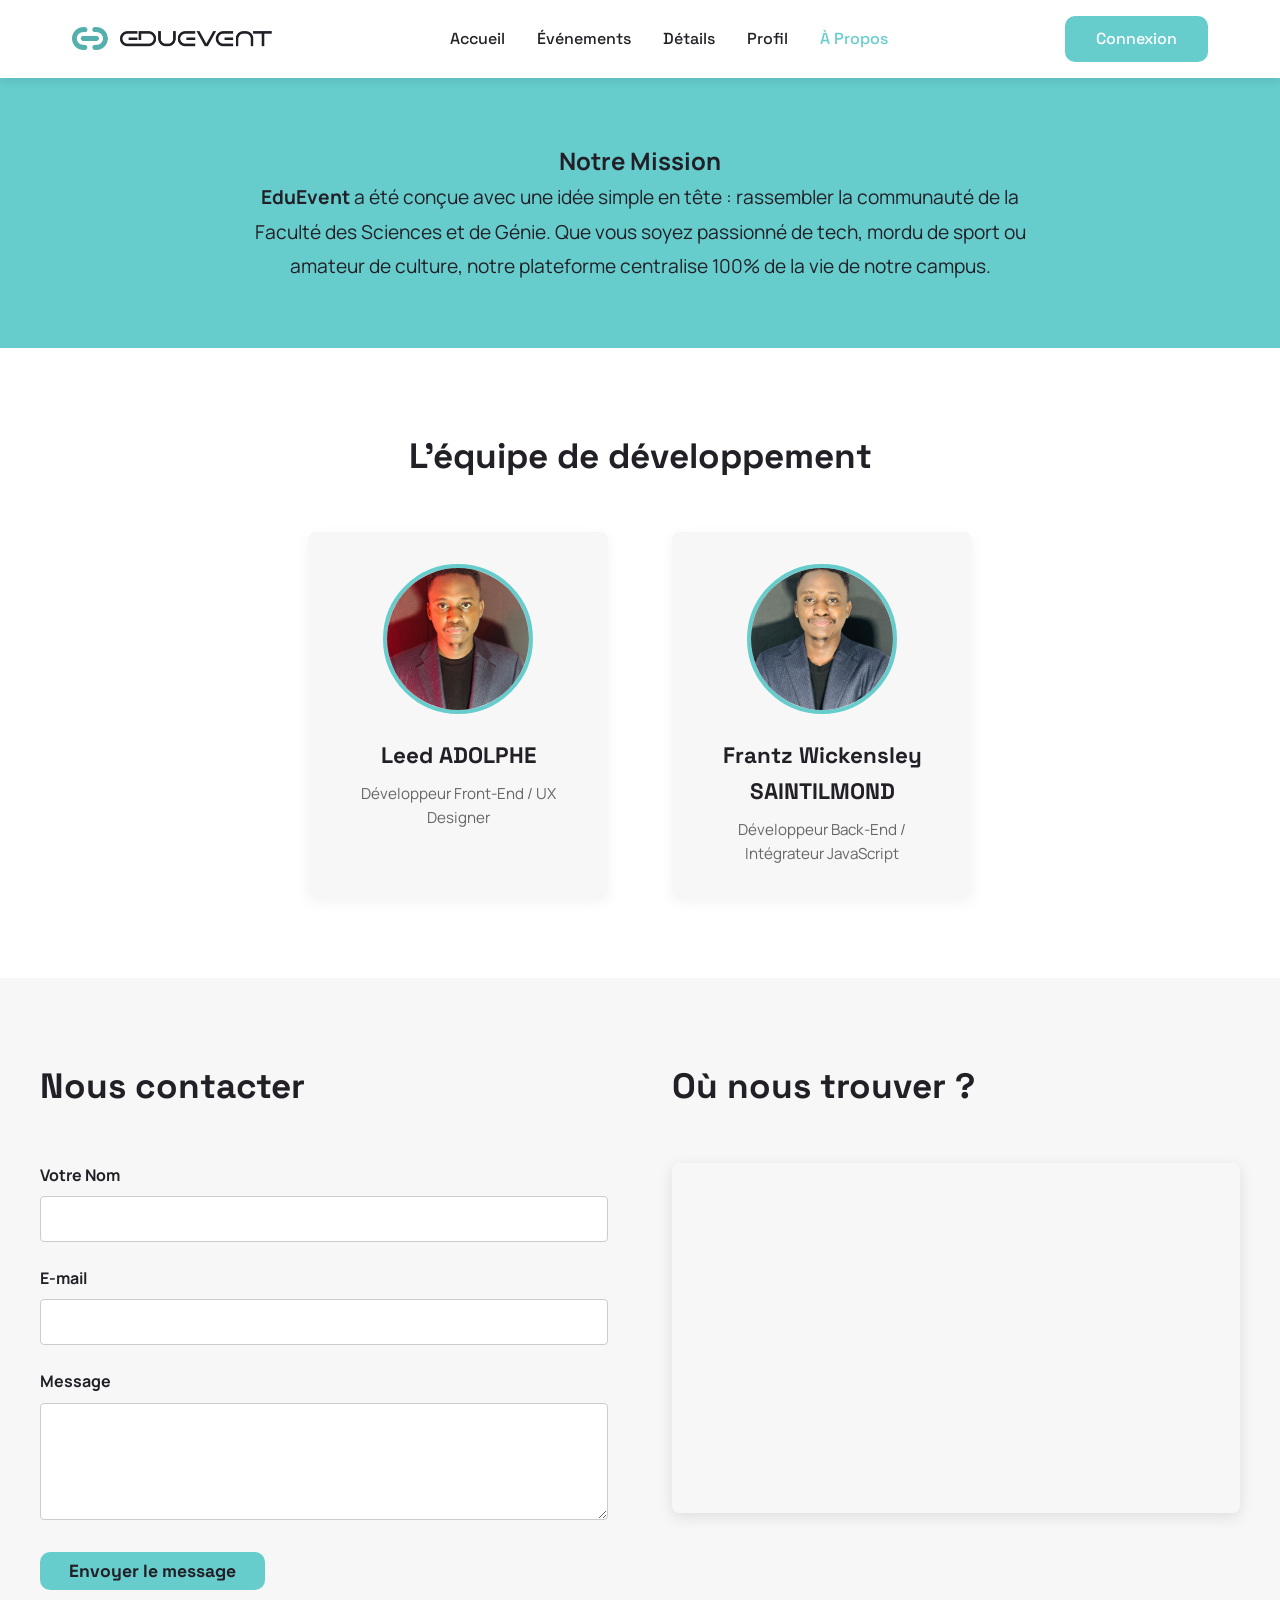
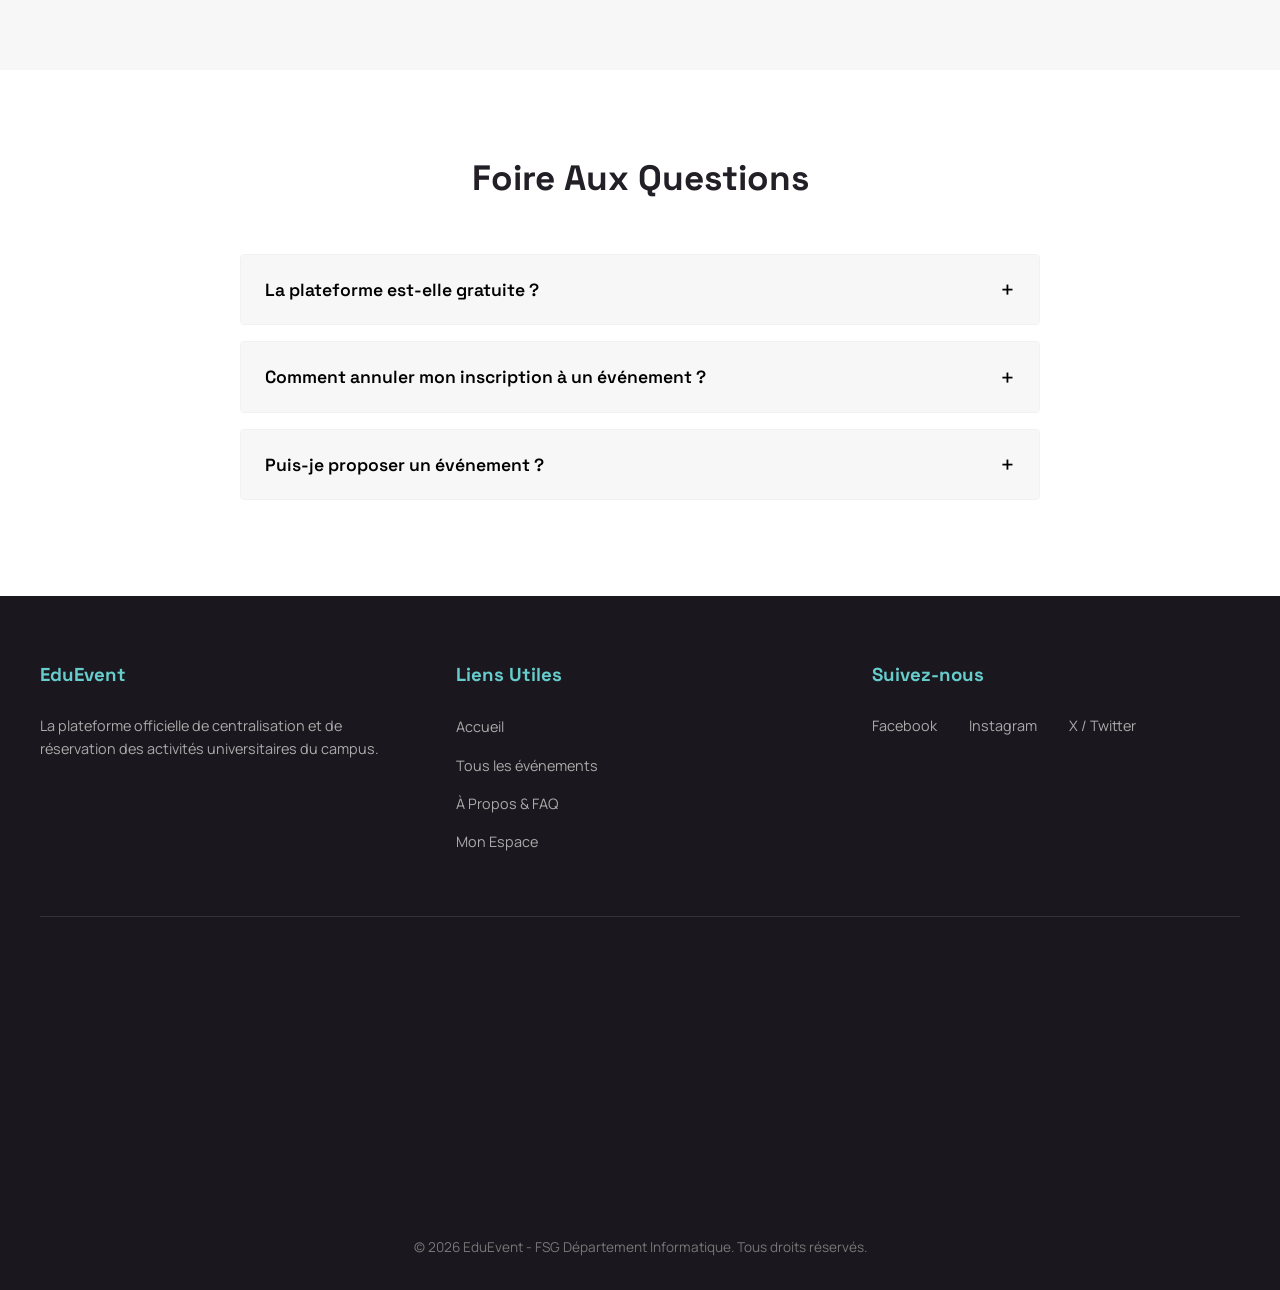
<file: a-propos.html>
<!DOCTYPE html>
<html lang="fr">
<head>
    <meta charset="UTF-8">
    <meta name="viewport" content="width=device-width, initial-scale=1.0">
    <title>À Propos | EduEvent</title>
    
    <link rel="preconnect" href="https://fonts.googleapis.com">
    <link rel="preconnect" href="https://fonts.gstatic.com" crossorigin>
    <link href="https://fonts.googleapis.com/css2?family=Manrope:wght@400;500;600&family=Space+Grotesk:wght@500;700&display=swap" rel="stylesheet">
    
    <link rel="stylesheet" href="css/style.css">
    <link rel="stylesheet" href="css/responsive.css">
    <link rel="stylesheet" href="css/animations.css">
</head>
<body>

    <header class="main-header">
        <div class="header-container">
            <a href="index.html" class="logo-link">
                <img src="images/logo1.jpg" width="100" alt="EduEvent Logo" class="logo-img">
            </a>
            
            <nav class="main-nav">
                <ul class="nav-list">
                    <li><a href="index.html" class="nav-link">Accueil</a></li>
                    <li><a href="evenements.html" class="nav-link">Événements</a></li>
                    <li><a href="detail.html" class="nav-link">Détails</a></li>
                    <li><a href="profil.html" class="nav-link">Profil</a></li>
                    <li><a href="a-propos.html" class="nav-link active">À Propos</a></li>
                </ul>
            </nav>
            
            <div class="header-actions">
                <a href="profil.html" class="btn btn-connect">Connexion</a>
            </div>
        </div>
    </header>

    <main class="about-page">
        <section class="platform-presentation">
            <div class="presentation-container">
                <h1 class="page-title">Notre Mission</h1>
                <p class="presentation-text">
                    <strong>EduEvent</strong> a été conçue avec une idée simple en tête : rassembler la communauté de la Faculté des Sciences et de Génie. Que vous soyez passionné de tech, mordu de sport ou amateur de culture, notre plateforme centralise 100% de la vie de notre campus.
                </p>
            </div>
        </section>

        <section class="team-section">
            <div class="section-container">
                <h2 class="section-title text-center">L'équipe de développement</h2>
                <div class="team-grid">
                    <article class="team-member">
                        <img src="images/lead.JPG" alt="Photo Étudiant 1" class="team-photo">
                        <h3 class="team-name">Leed ADOLPHE</h3>
                        <p class="team-role">Développeur Front-End / UX Designer</p>
                    </article>
                    
                    <article class="team-member">
                        <img src="images/leed.JPG" alt="Photo Étudiant 2" class="team-photo">
                        <h3 class="team-name">Frantz Wickensley SAINTILMOND</h3>
                        <p class="team-role">Développeur Back-End / Intégrateur JavaScript</p>
                    </article>
                </div>
            </div>
        </section>

        <section class="contact-section">
            <div class="contact-container">
                <div class="contact-form-wrapper">
                    <h2 class="section-title">Nous contacter</h2>
                    <form id="contactForm" class="contact-form">
                        <div class="form-group">
                            <label for="contactNom">Votre Nom</label>
                            <input type="text" id="contactNom" required>
                        </div>
                        <div class="form-group">
                            <label for="contactEmail">E-mail</label>
                            <input type="email" id="contactEmail" required>
                        </div>
                        <div class="form-group">
                            <label for="contactMessage">Message</label>
                            <textarea id="contactMessage" rows="5" required></textarea>
                        </div>
                        <button type="submit" class="btn btn-cta">Envoyer le message</button>
                    </form>
                    <div id="contactMessageAlert" class="form-message"></div>
                </div>

                <div class="contact-map">
                    <h2 class="section-title">Où nous trouver ?</h2>
                    <div class="map-wrapper">
                        <iframe src="https://www.google.com/maps/embed?pb=!1m18!1m12!1m3!1d15124.085189727402!2d-72.3396!3d18.5392!2m3!1f0!2f0!3f0!3m2!1i1024!2i768!4f13.1!3m3!1m2!1s0x8eb9e64dc386d421%3A0x600f9a2fbb08d983!2sPort-au-Prince%2C%20Haiti!5e0!3m2!1sen!2sus!4v1710000000000!5m2!1sen!2sus" width="100%" height="100%" style="border:0;" allowfullscreen="" loading="lazy" referrerpolicy="no-referrer-when-downgrade"></iframe>
                    </div>
                </div>
            </div>
        </section>

        <section class="faq-section">
            <div class="faq-container">
                <h2 class="section-title text-center">Foire Aux Questions</h2>
                
                <div class="accordion">
                    <div class="accordion-item">
                        <button class="accordion-header">
                            La plateforme est-elle gratuite ?
                            <span class="accordion-icon">+</span>
                        </button>
                        <div class="accordion-content">
                            <p>Oui, l'inscription à la plateforme EduEvent et la consultation des événements sont 100% gratuites pour tous les étudiants et membres du personnel de l'université.</p>
                        </div>
                    </div>

                    <div class="accordion-item">
                        <button class="accordion-header">
                            Comment annuler mon inscription à un événement ?
                            <span class="accordion-icon">+</span>
                        </button>
                        <div class="accordion-content">
                            <p>Il vous suffit de vous rendre dans la rubrique "Espace Étudiant". Vous y trouverez la liste de vos participations à venir. Cliquez simplement sur le bouton rouge "Annuler l'inscription".</p>
                        </div>
                    </div>

                    <div class="accordion-item">
                        <button class="accordion-header">
                            Puis-je proposer un événement ?
                            <span class="accordion-icon">+</span>
                        </button>
                        <div class="accordion-content">
                            <p>Pour le moment, seuls les administrateurs et les associations reconnues peuvent publier des événements. Si vous avez une idée, n'hésitez pas à nous envoyer un message via le formulaire de contact !</p>
                        </div>
                    </div>
                </div>
            </div>
        </section>
    </main>

    <footer class="main-footer">
        <div class="footer-container">
            <div class="footer-column">
                <h3>EduEvent</h3>
                <p>La plateforme officielle de centralisation et de réservation des activités universitaires du campus.</p>
            </div>
            <div class="footer-column">
                <h3>Liens Utiles</h3>
                <ul>
                    <li><a href="index.html">Accueil</a></li>
                    <li><a href="evenements.html">Tous les événements</a></li>
                    <li><a href="a-propos.html">À Propos & FAQ</a></li>
                    <li><a href="profil.html">Mon Espace</a></li>
                </ul>
            </div>
            <div class="footer-column">
                <h3>Suivez-nous</h3>
                <div class="social-links">
                    <a href="#">Facebook</a>
                    <a href="#">Instagram</a>
                    <a href="#">X / Twitter</a>
                </div>
            </div>
        </div>
        <div class="footer-bottom">
            <p>&copy; 2026 EduEvent - FSG Département Informatique. Tous droits réservés.</p>
        </div>
    </footer>

    <script src="js/main.js"></script>
</body>
</html>
</file>
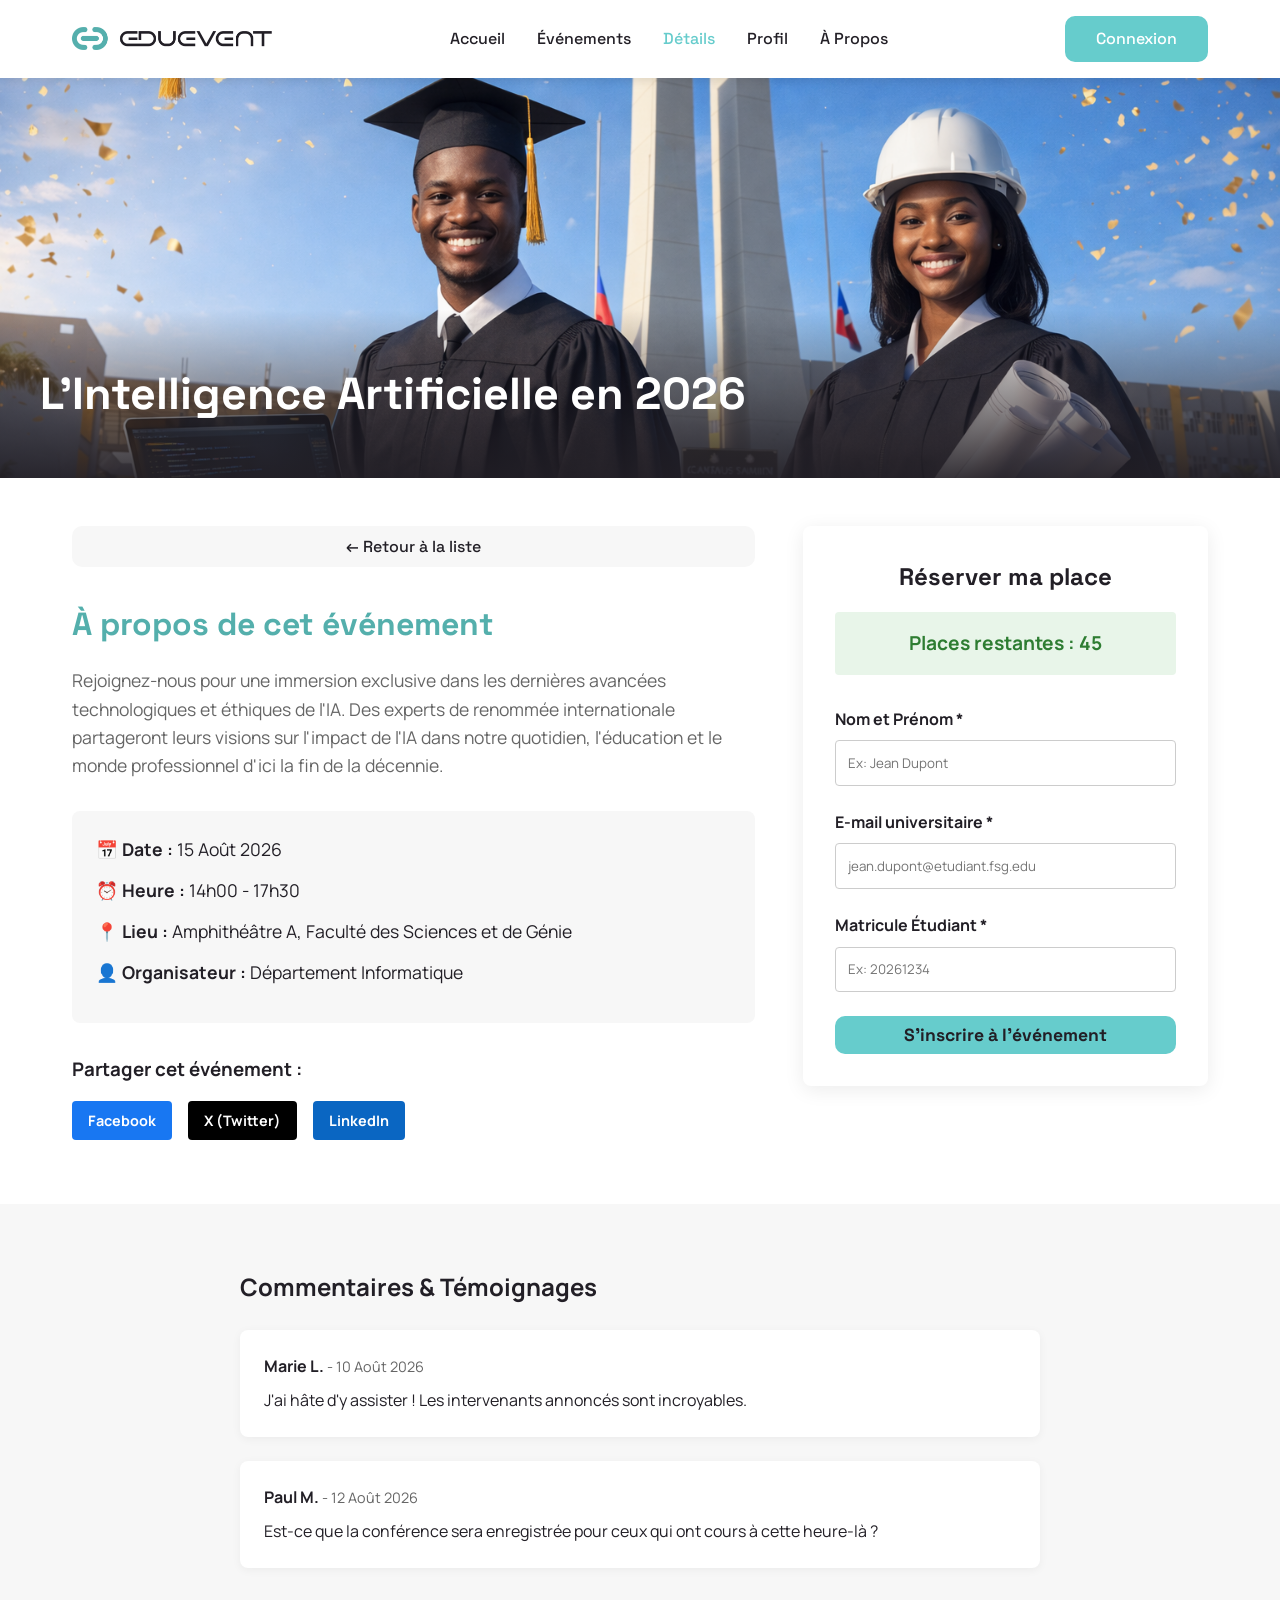
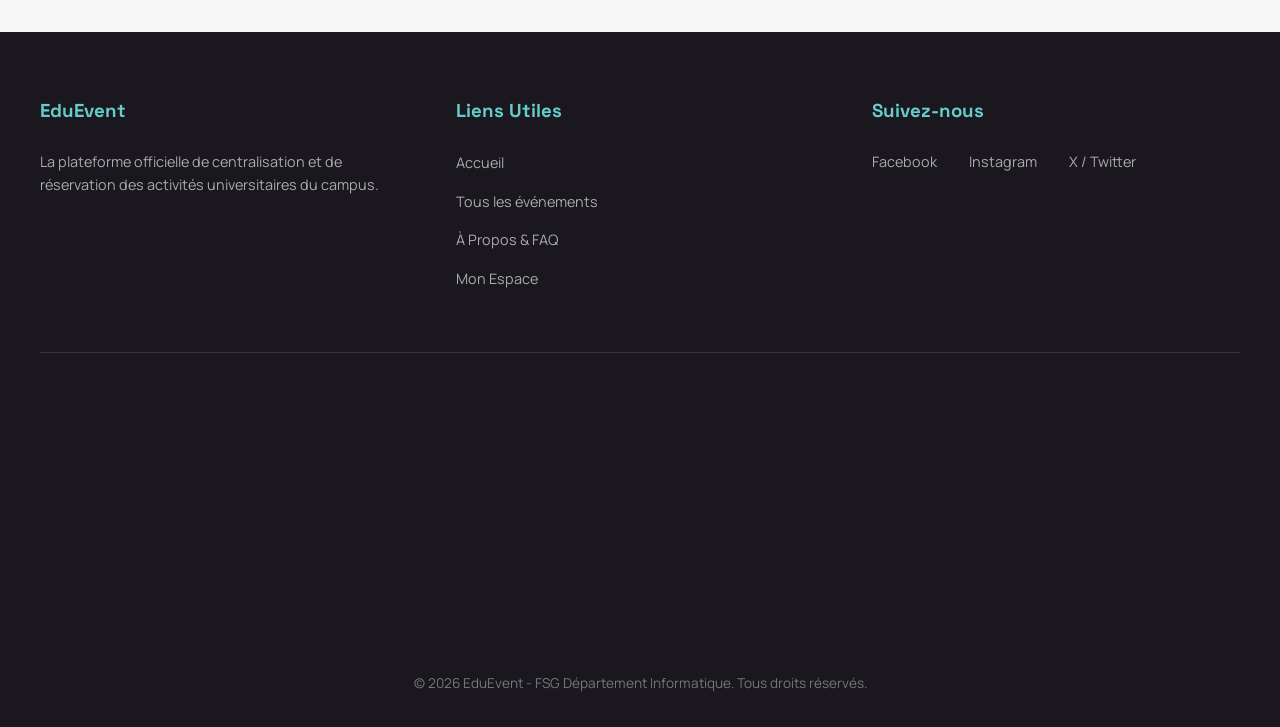
<file: detail.html>
<!DOCTYPE html>
<html lang="fr">
<head>
    <meta charset="UTF-8">
    <meta name="viewport" content="width=device-width, initial-scale=1.0">
    <title>Détail de l'événement | EduEvent</title>
    
    <link rel="preconnect" href="https://fonts.googleapis.com">
    <link rel="preconnect" href="https://fonts.gstatic.com" crossorigin>
    <link href="https://fonts.googleapis.com/css2?family=Manrope:wght@400;500;600&family=Space+Grotesk:wght@500;700&display=swap" rel="stylesheet">
    
    <link rel="stylesheet" href="css/style.css">
    <link rel="stylesheet" href="css/responsive.css">
    <link rel="stylesheet" href="css/animations.css">
</head>
<body>

    <header class="main-header">
        <div class="header-container">
            <a href="index.html" class="logo-link">
                <img src="images/logo1.jpg" width="100" alt="EduEvent Logo" class="logo-img">
            </a>
            
            <nav class="main-nav">
                <ul class="nav-list">
                    <li><a href="index.html" class="nav-link">Accueil</a></li>
                    <li><a href="evenements.html" class="nav-link">Événements</a></li>
                    <li><a href="detail.html" class="nav-link active">Détails</a></li>
                    <li><a href="profil.html" class="nav-link">Profil</a></li>
                    <li><a href="a-propos.html" class="nav-link">À Propos</a></li>
                </ul>
            </nav>
            
            <div class="header-actions">
                <a href="profil.html" class="btn btn-connect">Connexion</a>
            </div>
        </div>
    </header>

    <main class="detail-page">
        <section class="event-banner">
            <div class="banner-overlay">
                <h1 class="banner-title">L'Intelligence Artificielle en 2026</h1>
            </div>
        </section>

        <div class="detail-container">
            
            <div class="event-info">
                <a href="evenements.html" class="btn btn-secondary btn-back">← Retour à la liste</a>
                
                <h2 class="info-title">À propos de cet événement</h2>
                <p class="info-desc">Rejoignez-nous pour une immersion exclusive dans les dernières avancées technologiques et éthiques de l'IA. Des experts de renommée internationale partageront leurs visions sur l'impact de l'IA dans notre quotidien, l'éducation et le monde professionnel d'ici la fin de la décennie.</p>
                
                <ul class="info-list">
                    <li><strong>📅 Date :</strong> 15 Août 2026</li>
                    <li><strong>⏰ Heure :</strong> 14h00 - 17h30</li>
                    <li><strong>📍 Lieu :</strong> Amphithéâtre A, Faculté des Sciences et de Génie</li>
                    <li><strong>👤 Organisateur :</strong> Département Informatique</li>
                </ul>

                <div class="social-share">
                    <h3>Partager cet événement :</h3>
                    <div class="share-buttons">
                        <a href="#" class="btn-share facebook">Facebook</a>
                        <a href="#" class="btn-share twitter">X (Twitter)</a>
                        <a href="#" class="btn-share linkedin">LinkedIn</a>
                    </div>
                </div>
            </div>

            <aside class="event-registration">
                <h3 class="registration-title">Réserver ma place</h3>
                
                <div class="seats-counter">
                    Places restantes : <span id="placesRestantes">45</span>
                </div>

                <form id="inscriptionForm" class="registration-form">
                    <div class="form-group">
                        <label for="nomInput">Nom et Prénom *</label>
                        <input type="text" id="nomInput" placeholder="Ex: Jean Dupont" required>
                    </div>
                    
                    <div class="form-group">
                        <label for="emailInput">E-mail universitaire *</label>
                        <input type="email" id="emailInput" placeholder="jean.dupont@etudiant.fsg.edu" required>
                    </div>
                    
                    <div class="form-group">
                        <label for="matriculeInput">Matricule Étudiant *</label>
                        <input type="text" id="matriculeInput" placeholder="Ex: 20261234" required>
                    </div>

                    <button type="submit" class="btn btn-cta btn-full">S'inscrire à l'événement</button>
                </form>

                <div id="formMessage" class="form-message"></div>
            </aside>
        </div>

        <section class="event-comments">
            <div class="comments-container">
                <h2>Commentaires & Témoignages</h2>
                
                <article class="comment-card">
                    <div class="comment-header">
                        <strong>Marie L.</strong> <span class="comment-date">- 10 Août 2026</span>
                    </div>
                    <p>J'ai hâte d'y assister ! Les intervenants annoncés sont incroyables.</p>
                </article>

                <article class="comment-card">
                    <div class="comment-header">
                        <strong>Paul M.</strong> <span class="comment-date">- 12 Août 2026</span>
                    </div>
                    <p>Est-ce que la conférence sera enregistrée pour ceux qui ont cours à cette heure-là ?</p>
                </article>
            </div>
        </section>
    </main>

    <footer class="main-footer">
        <div class="footer-container">
            <div class="footer-column">
                <h3>EduEvent</h3>
                <p>La plateforme officielle de centralisation et de réservation des activités universitaires du campus.</p>
            </div>
            <div class="footer-column">
                <h3>Liens Utiles</h3>
                <ul>
                    <li><a href="index.html">Accueil</a></li>
                    <li><a href="evenements.html">Tous les événements</a></li>
                    <li><a href="a-propos.html">À Propos & FAQ</a></li>
                    <li><a href="profil.html">Mon Espace</a></li>
                </ul>
            </div>
            <div class="footer-column">
                <h3>Suivez-nous</h3>
                <div class="social-links">
                    <a href="#">Facebook</a>
                    <a href="#">Instagram</a>
                    <a href="#">X / Twitter</a>
                </div>
            </div>
        </div>
        <div class="footer-bottom">
            <p>&copy; 2026 EduEvent - FSG Département Informatique. Tous droits réservés.</p>
        </div>
    </footer>

    <script src="js/main.js"></script>
    <script src="js/detail.js"></script>
</body>
</html>
</file>
<file: css/style.css>
/* ==========================================
   1. VARIABLES & RESET
   ========================================== */
:root {
    /* Couleurs de la charte */
    --primary: #66CCCC;       /* Turquoise principal */
    --primary-dark: #54AFAC;  /* Turquoise secondaire */
    --dark: #221F26;          /* Gris très foncé / Fond sombre */
    --light-bg: #F7F7F7;      /* Fond clair */
    --white: #FFFFFF;
    --gray-text: #666666;

    /* Polices */
    --font-titles: 'Space Grotesk', sans-serif;
    --font-body: 'Manrope', sans-serif;
}

* {
    margin: 0;
    padding: 0;
    box-sizing: border-box;
}

body {
    font-family: var(--font-body);
    color: var(--dark);
    background-color: var(--white);
    line-height: 1.6;
    overflow-x: hidden;
}

a {
    text-decoration: none;
    color: inherit;
}

ul {
    list-style: none;
}

img {
    max-width: 100%;
    display: block;
}

/* ==========================================
   2. BOUTONS GENERAUX
   ========================================== */
.btn {
    display: inline-block;
    padding: 0.5rem 1.8rem;
    font-family: var(--font-titles);
    font-weight: 500;
    border-radius: 10px;
    border: none;
    cursor: pointer;
}

.btn-connect {
    background-color: var(--primary);
    border: 2px solid var(--primary);
    color: var(--white);
}

.btn-cta {
    background-color: var(--primary);
    color: var(--dark);
    font-size: 1.1rem;
    font-weight: 700;
}

.btn-secondary {
    background-color: var(--dark);
    color: var(--white);
    text-align: center;
    width: 100%;
}

.btn-submit {
    background-color: var(--primary);
    color: var(--dark);
    font-weight: 700;
}

/* ==========================================
   3. MAIN HEADER
   ========================================== */
.main-header {
    background-color: var(--white);
    position: sticky;
    top: 0;
    z-index: 1000;
    box-shadow: 0 2px 10px rgba(0, 0, 0, 0.1);
}

.header-container {
    max-width: 1200px;
    margin: 0 auto;
    padding: 1rem 2rem;
    display: flex;
    justify-content: space-between;
    align-items: center;
}

.logo-img {
    width: 200px; /* Ajustez selon la proportion de votre logo */
}

.nav-list {
    display: flex;
    gap: 2rem;
}

.nav-link {
    color: var(--dark);
    font-family: var(--font-titles);
    font-weight: 500;
}

.nav-link:hover, .nav-link.active {
    color: var(--primary);
}

/* ==========================================
   4. HERO SECTION
   ========================================== */
.hero-section {
    background: linear-gradient(rgba(34, 31, 38, 0.7), rgba(34, 31, 38, 0.8)), url('../images/chcl.webp') no-repeat center center/cover;
    min-height: 70vh;
    display: flex;
    align-items: center;
    text-align: center;
    color: var(--white);
    padding: 4rem 2rem;
}

.hero-container {
    max-width: 800px;
    margin: 0 auto;
}

.hero-title {
    font-family: var(--font-titles);
    font-size: 3rem;
    font-weight: 700;
    margin-bottom: 1.5rem;
    line-height: 1.2;
}

.hero-subtitle {
    font-size: 1.2rem;
    margin-bottom: 2.5rem;
    color: #e0e0e0;
}

/* ==========================================
   5. FEATURED EVENTS (CARTES)
   ========================================== */
.featured-events {
    padding: 5rem 2rem;
    background-color: var(--white);
}

.section-container {
    max-width: 1200px;
    margin: 0 auto;
}

.section-title {
    font-family: var(--font-titles);
    font-size: 2.2rem;
    margin-bottom: 3rem;
    position: relative;
}

/* Grille pour aligner les 3 cartes */
.events-grid {
    display: grid;
    grid-template-columns: repeat(3, 1fr);
    gap: 2rem;
}

.event-card {
    background: var(--white);
    border-radius: 8px;
    overflow: hidden;
    box-shadow: 0 4px 15px rgba(0,0,0,0.05);
    border: 1px solid #eef2f5;
}

.card-image img {
    width: 100%;
    height: 200px;
    object-fit: cover;
}

.card-content {
    padding: 1.5rem;
}

.event-badge {
    display: inline-block;
    padding: 0.2rem 0.6rem;
    font-size: 0.8rem;
    font-weight: 600;
    border-radius: 4px;
    margin-bottom: 1rem;
    background-color: var(--light-bg);
}

/* Couleurs des petits badges selon le thème */
.badge-tech { color: #2196F3; background-color: #E3F2FD; }
.badge-sport { color: #4CAF50; background-color: #E8F5E9; }
.badge-culture { color: #9C27B0; background-color: #F3E5F5; }

.event-card-title {
    font-family: var(--font-titles);
    font-size: 1.3rem;
    margin-bottom: 0.8rem;
}

.event-card-desc {
    color: var(--gray-text);
    font-size: 0.95rem;
    margin-bottom: 1.5rem;
}

/* ==========================================
   6. STATS SECTION
   ========================================== */
.stats-section {
    background-color: var(--light-bg);
    padding: 4rem 2rem;
    border-top: 1px solid #eef2f5;
    border-bottom: 1px solid #eef2f5;
}

.stats-container {
    max-width: 1200px;
    margin: 0 auto;
    display: flex;
    justify-content: space-around;
    text-align: center;
}

.stat-item {
    padding: 1rem;
}

.stat-number {
    font-family: var(--font-titles);
    font-size: 3.5rem;
    font-weight: 700;
    color: var(--primary-dark);
    display: block;
}

.stat-label {
    font-size: 1rem;
    color: var(--dark);
    font-weight: 500;
}

/* ==========================================
   7. NEWSLETTER SECTION
   ========================================== */
.newsletter-section {
    background-color: var(--dark);
    color: var(--white);
    padding: 5rem 2rem;
    text-align: center;
}

.newsletter-container {
    max-width: 600px;
    margin: 0 auto;
}

.newsletter-title {
    font-family: var(--font-titles);
    font-size: 2rem;
    margin-bottom: 1rem;
}

.newsletter-desc {
    color: #cccccc;
    margin-bottom: 2rem;
}

.newsletter-form {
    display: flex;
    gap: 0.5rem;
}

.form-input {
    flex: 1;
    padding: 0.8rem 1rem;
    border: 1px solid #444;
    background-color: rgba(255, 255, 255, 0.05);
    color: var(--white);
    border-radius: 4px;
    font-family: var(--font-body);
}

.form-input:focus {
    outline: none;
    border-color: var(--primary);
}

/* ==========================================
   8. MAIN FOOTER
   ========================================== */
.main-footer {
    background-color: #1a181e; /* Légèrement plus sombre que var(--dark) pour créer de la profondeur */
    color: var(--white);
    padding: 4rem 2rem 2rem 2rem;
}

.footer-container {
    max-width: 1200px;
    margin: 0 auto;
    display: flex;
    justify-content: space-between;
    gap: 3rem;
    margin-bottom: 3rem;
}

.footer-column {
    flex: 2;
}

.footer-column h3 {
    font-family: var(--font-titles);
    margin-bottom: 1.5rem;
    color: var(--primary);
}

.footer-column p {
    color: #aaa;
    font-size: 0.9rem;
}

.footer-column ul li {
    margin-bottom: 0.8rem;
}

.footer-column ul li a {
    color: #aaa;
    font-size: 0.9rem;
}

.footer-column ul li a:hover {
    color: var(--white);
}

.social-links {
    display: flex;
    gap: 2rem;
}

.social-links a {
    font-size: 0.9rem;
    color: #aaa;
}

.social-links a:hover {
    color: var(--primary);
}

/* Ligne inférieure de Copyright */
.footer-bottom {
    max-width: 1200px;
    margin: 0 auto;
    padding-top: 20rem;
    border-top: 1px solid #333;
    text-align: center;
    color: #777;
    font-size: 0.85rem;
}

/* ==========================================
   12. PAGE ÉVÉNEMENTS - CONTRÔLES & VUES
   ========================================== */
.page-header {
    background-color: var(--primary);
    color: var(--dark);
    padding: 3rem 2rem;
    text-align: center;
}

.controls-section {
    background-color: var(--light-bg);
    padding: 1.5rem 2rem;
    border-bottom: 1px solid #eef2f5;
}

.controls-container {
    max-width: 1200px;
    margin: 0 auto;
    display: flex;
    flex-wrap: wrap;
    gap: 1.5rem;
    justify-content: space-between;
    align-items: center;
}

.search-box input {
    width: 300px;
    padding: 0.8rem 1rem;
    border: 1px solid #ccc;
    border-radius: 4px;
    font-family: var(--font-body);
}

.filters-box {
    display: flex;
    gap: 1rem;
}

.filter-select {
    padding: 0.8rem;
    border: 1px solid #ccc;
    border-radius: 4px;
    background-color: var(--white);
    font-family: var(--font-body);
    cursor: pointer;
}

.view-toggle {
    display: flex;
    gap: 0.5rem;
}

.btn-view {
    padding: 0.5rem 1rem;
    background-color: var(--white);
    border: 1px solid #ccc;
    border-radius: 4px;
    cursor: pointer;
    font-family: var(--font-titles);
}

.btn-view.active {
    background-color: var(--dark);
    color: var(--white);
    border-color: var(--dark);
}

/* --- VUE EN LISTE (Toggle JS) --- */
.events-list-view {
    display: flex;
    flex-direction: column;
    gap: 1.5rem;
}

.events-list-view .event-card {
    display: flex;
    flex-direction: row;
    align-items: center;
}

.events-list-view .card-image {
    width: 300px;
    height: 100%;
}

.events-list-view .card-image img {
    height: 100%;
    object-fit: cover;
}

@media screen and (max-width: 768px) {
    .events-list-view .event-card {
        flex-direction: column; /* Repasse en colonne sur mobile même en mode liste */
    }
    .events-list-view .card-image {
        width: 100%;
    }
}

/* ==========================================
   13. PAGE DÉTAIL D'UN ÉVÉNEMENT
   ========================================== */

/* Bannière */
.event-banner {
    background: url('../images/campus.png') no-repeat center center/cover;
    height: 400px;
    position: relative;
    display: flex;
    align-items: flex-end;
}

.banner-overlay {
    background: linear-gradient(to top, rgba(34, 31, 38, 0.9), transparent);
    width: 100%;
    padding: 3rem 2rem;
}

.banner-title {
    max-width: 1200px;
    margin: 0 auto;
    color: var(--white);
    font-family: var(--font-titles);
    font-size: 2.8rem;
}

/* Conteneur principal 2 colonnes */
.detail-container {
    max-width: 1200px;
    margin: 3rem auto;
    padding: 0 2rem;
    display: flex;
    gap: 3rem;
    align-items: flex-start;
}

.event-info {
    flex: 2; /* Prend 2/3 de l'espace */
}

.btn-back {
    display: inline-block;
    margin-bottom: 2rem;
    background-color: var(--light-bg);
    color: var(--dark);
}

.info-title {
    font-family: var(--font-titles);
    font-size: 2rem;
    margin-bottom: 1rem;
    color: var(--primary-dark);
}

.info-desc {
    font-size: 1.1rem;
    margin-bottom: 2rem;
    color: var(--gray-text);
}

.info-list {
    background-color: var(--light-bg);
    padding: 1.5rem;
    border-radius: 8px;
    margin-bottom: 2rem;
}

.info-list li {
    margin-bottom: 0.8rem;
    font-size: 1.1rem;
}

.share-buttons {
    display: flex;
    gap: 1rem;
    margin-top: 1rem;
}

.btn-share {
    padding: 0.5rem 1rem;
    border-radius: 4px;
    font-weight: bold;
    font-size: 0.9rem;
}
.btn-share.facebook { background-color: #1877F2; color: #fff; }
.btn-share.twitter { background-color: #000; color: #fff; }
.btn-share.linkedin { background-color: #0A66C2; color: #fff; }

/* Formulaire d'inscription (Colonne droite) */
.event-registration {
    flex: 1; /* Prend 1/3 de l'espace */
    background-color: var(--white);
    padding: 2rem;
    border-radius: 8px;
    box-shadow: 0 4px 20px rgba(0,0,0,0.08);
    position: sticky;
    top: 100px;
}

.registration-title {
    font-family: var(--font-titles);
    font-size: 1.5rem;
    margin-bottom: 1rem;
    text-align: center;
}

.seats-counter {
    background-color: #E8F5E9;
    color: #2E7D32;
    padding: 1rem;
    border-radius: 4px;
    text-align: center;
    font-weight: bold;
    font-size: 1.2rem;
    margin-bottom: 2rem;
}

.seats-counter.sold-out {
    background-color: #FFEBEE;
    color: #C62828;
}

.form-group {
    margin-bottom: 1.5rem;
}

.form-group label {
    display: block;
    margin-bottom: 0.5rem;
    font-weight: bold;
}

.form-group input {
    width: 100%;
    padding: 0.8rem;
    border: 1px solid #ccc;
    border-radius: 4px;
    font-family: var(--font-body);
}

.btn-full {
    width: 100%;
    text-align: center;
}

/* Messages du formulaire */
.form-message {
    margin-top: 1rem;
    padding: 1rem;
    border-radius: 4px;
    text-align: center;
    display: none; /* Masqué par défaut */
}

.form-message.success {
    display: block;
    background-color: #E8F5E9;
    color: #2E7D32;
    border: 1px solid #C8E6C9;
}

.form-message.error {
    display: block;
    background-color: #FFEBEE;
    color: #C62828;
    border: 1px solid #FFCDD2;
}

/* Commentaires */
.event-comments {
    background-color: var(--light-bg);
    padding: 4rem 2rem;
    margin-top: 4rem;
}

.comments-container {
    max-width: 800px;
    margin: 0 auto;
}

.comment-card {
    background-color: var(--white);
    padding: 1.5rem;
    border-radius: 8px;
    margin-top: 1.5rem;
    box-shadow: 0 2px 10px rgba(0,0,0,0.05);
}

.comment-header {
    margin-bottom: 0.5rem;
}

.comment-date {
    color: var(--gray-text);
    font-size: 0.9rem;
}

/* --- RESPONSIVE DETAIL PAGE --- */
@media screen and (max-width: 992px) {
    .detail-container {
        flex-direction: column;
    }
    .event-registration {
        position: static;
        width: 100%;
    }
}
@media screen and (max-width: 768px) {
    .banner-title {
        font-size: 2rem;
    }
}

/* ==========================================
   14. PAGE ESPACE ÉTUDIANT (PROFIL)
   ========================================== */

/* Classe utilitaire pour cacher des éléments en JavaScript */
.hidden {
    display: none !important;
}

.profil-page {
    background-color: var(--light-bg);
    min-height: 80vh;
    padding: 4rem 2rem;
}

/* Section Authentification */
.auth-container {
    max-width: 1000px;
    margin: 0 auto;
    display: flex;
    gap: 3rem;
    background-color: var(--white);
    border-radius: 8px;
    overflow: hidden;
    box-shadow: 0 4px 20px rgba(0,0,0,0.05);
}

.auth-box {
    flex: 1;
    padding: 3rem;
}

.auth-box:first-child {
    background-color: var(--dark);
    color: var(--white);
}

.auth-box:first-child input {
    background-color: rgba(255, 255, 255, 0.1);
    border-color: #444;
    color: var(--white);
}

.auth-title {
    font-family: var(--font-titles);
    font-size: 2rem;
    margin-bottom: 0.5rem;
}

.auth-desc {
    margin-bottom: 2rem;
    color: var(--gray-text);
}

.auth-box:first-child .auth-desc {
    color: #aaa;
}

/* Section Tableau de bord (Connecté) */
.dashboard-container {
    max-width: 1200px;
    margin: 0 auto;
    display: flex;
    gap: 3rem;
    align-items: flex-start;
}

/* Carte de profil gauche */
.student-profile-card {
    flex: 1;
    background-color: var(--white);
    padding: 2rem;
    border-radius: 8px;
    box-shadow: 0 4px 15px rgba(0,0,0,0.05);
    text-align: center;
}

.profile-avatar {
    width: 120px;
    height: 120px;
    border-radius: 50%;
    object-fit: cover;
    margin: 0 auto 1rem auto;
    border: 3px solid var(--primary);
}

.profile-name {
    font-family: var(--font-titles);
    font-size: 1.5rem;
    color: var(--dark);
}

.profile-badge {
    display: inline-block;
    background-color: var(--primary);
    color: var(--dark);
    padding: 0.2rem 1rem;
    border-radius: 20px;
    font-weight: bold;
    font-size: 0.9rem;
    margin-bottom: 2rem;
}

.profile-details {
    text-align: left;
    margin-bottom: 2rem;
    padding-top: 2rem;
    border-top: 1px solid #eee;
}

.profile-list li {
    margin-bottom: 1rem;
    font-size: 1.05rem;
}

.btn-logout {
    background-color: #f44336;
    color: white;
}

.btn-logout:hover {
    background-color: #d32f2f;
}

/* Liste des événements droite */
.student-events {
    flex: 2;
}

.dashboard-title {
    font-family: var(--font-titles);
    font-size: 2rem;
    margin-bottom: 2rem;
}

/* Surcharge de la vue liste pour le dashboard */
.dashboard-card {
    background-color: var(--white);
    padding-right: 1.5rem;
}

.dashboard-card .card-actions {
    display: flex;
    gap: 1rem;
    margin-top: 1.5rem;
}

/* Bouton d'annulation */
.btn-cancel {
    background-color: transparent;
    border: 2px solid #f44336;
    color: #f44336;
}

.btn-cancel:hover {
    background-color: #f44336;
    color: white;
}

/* --- RESPONSIVE PROFIL --- */
@media screen and (max-width: 992px) {
    .auth-container, .dashboard-container {
        flex-direction: column;
    }
    .student-profile-card {
        width: 100%;
    }
}

/* ==========================================
   15. PAGE À PROPOS & CONTACT & FAQ
   ========================================== */

/* Présentation & Textes */
.platform-presentation {
    background-color: var(--primary);
    color: var(--dark);
    padding: 4rem 2rem;
    text-align: center;
}

.presentation-container {
    max-width: 800px;
    margin: 0 auto;
}

.presentation-text {
    font-size: 1.2rem;
    line-height: 1.8;
}

.text-center {
    text-align: center;
}

/* L'Équipe (Binôme) */
.team-section {
    padding: 5rem 2rem;
    background-color: var(--white);
}

.team-grid {
    display: flex;
    justify-content: center;
    gap: 4rem;
    flex-wrap: wrap;
    max-width: 900px;
    margin: 0 auto;
}

.team-member {
    text-align: center;
    background-color: var(--light-bg);
    padding: 2rem;
    border-radius: 8px;
    width: 300px;
    box-shadow: 0 4px 15px rgba(0,0,0,0.05);
}

.team-photo {
    width: 150px;
    height: 150px;
    border-radius: 50%;
    object-fit: cover;
    margin: 0 auto 1.5rem auto;
    border: 4px solid var(--primary);
}

.team-name {
    font-family: var(--font-titles);
    font-size: 1.4rem;
    margin-bottom: 0.5rem;
}

.team-role {
    color: var(--gray-text);
    font-size: 0.95rem;
}

/* Section Contact & Carte */
.contact-section {
    background-color: var(--light-bg);
    padding: 5rem 2rem;
}

.contact-container {
    max-width: 1200px;
    margin: 0 auto;
    display: flex;
    gap: 4rem;
}

.contact-form-wrapper, .contact-map {
    flex: 1;
}

.contact-form textarea {
    width: 100%;
    padding: 0.8rem;
    border: 1px solid #ccc;
    border-radius: 4px;
    font-family: var(--font-body);
    resize: vertical;
}

.map-wrapper {
    width: 100%;
    height: 350px;
    border-radius: 8px;
    overflow: hidden;
    box-shadow: 0 4px 15px rgba(0,0,0,0.1);
}

/* Accordéon FAQ */
.faq-section {
    padding: 5rem 2rem;
    background-color: var(--white);
}

.faq-container {
    max-width: 800px;
    margin: 0 auto;
}

.accordion-item {
    border: 1px solid #eef2f5;
    margin-bottom: 1rem;
    border-radius: 4px;
    overflow: hidden;
}

.accordion-header {
    width: 100%;
    text-align: left;
    padding: 1.2rem 1.5rem;
    background-color: var(--light-bg);
    border: none;
    font-family: var(--font-titles);
    font-size: 1.1rem;
    font-weight: 600;
    cursor: pointer;
    display: flex;
    justify-content: space-between;
    align-items: center;
    transition: background-color 0.3s ease;
}

.accordion-header:hover {
    background-color: #e2e8ec;
}

.accordion-icon {
    font-size: 1.5rem;
    font-weight: normal;
    transition: transform 0.3s ease;
}

.accordion-content {
    max-height: 0;
    overflow: hidden;
    transition: max-height 0.4s ease-out;
    background-color: var(--white);
}

.accordion-content p {
    padding: 1.5rem;
    color: var(--gray-text);
}

/* Classes dynamiques JS pour l'accordéon */
.accordion-item.active .accordion-content {
    max-height: 300px; /* Valeur suffisamment grande pour afficher le texte */
}

.accordion-item.active .accordion-icon {
    transform: rotate(45deg); /* Transforme le "+" en "x" */
}

/* --- RESPONSIVE CONTACT --- */
@media screen and (max-width: 992px) {
    .contact-container {
        flex-direction: column;
    }
}
</file>
<file: css/responsive.css>
/* ==========================================
   10. TRANSITIONS & ANIMATIONS (KEYFRAMES)
   ========================================== */

/* Animation d'apparition en fondu (Fade In) pour le Hero text */
@keyframes fadeInHeader {
    from {
        opacity: 0;
        transform: translateY(-20px);
    }
    to {
        opacity: 1;
        transform: translateY(0);
    }
}

@keyframes fadeInHero {
    from {
        opacity: 0;
        transform: translateY(30px);
    }
    to {
        opacity: 1;
        transform: translateY(0);
    }
}

/* Application des animations au chargement de la page */
.main-header {
    animation: fadeInHeader 0.6s ease-out forwards;
}

.hero-container {
    animation: fadeInHero 1s ease-out forwards;
}

/* Effets de survol (Hover) fluides sur les liens et les boutons */
.nav-link, .btn {
    transition: all 0.3s ease;
}

.btn:hover {
    transform: translateY(-2px);
    box-shadow: 0 4px 10px rgba(102, 204, 204, 0.3);
}

.btn-secondary:hover {
    background-color: var(--primary);
    color: var(--dark);
    box-shadow: 0 4px 10px rgba(34, 31, 38, 0.2);
}

/* Effet visuel zoom discret sur les cartes d'événements au survol */
.event-card {
    transition: transform 0.3s ease, box-shadow 0.3s ease;
}

.event-card:hover {
    transform: translateY(-5px);
    box-shadow: 0 10px 20px rgba(34, 31, 38, 0.1);
}

.card-image img {
    transition: transform 0.5s ease;
}

.event-card:hover .card-image img {
    transform: scale(1.05); /* Zoom de l'image à l'intérieur de la carte */
}
</file>
<file: css/animations.css>
/* ==========================================
   10. TRANSITIONS & ANIMATIONS (KEYFRAMES)
   ========================================== */

/* Animation d'apparition en fondu (Fade In) pour le Hero text */
@keyframes fadeInHeader {
    from {
        opacity: 0;
        transform: translateY(-20px);
    }
    to {
        opacity: 1;
        transform: translateY(0);
    }
}

@keyframes fadeInHero {
    from {
        opacity: 0;
        transform: translateY(30px);
    }
    to {
        opacity: 1;
        transform: translateY(0);
    }
}

/* Application des animations au chargement de la page */
.main-header {
    animation: fadeInHeader 0.6s ease-out forwards;
}

.hero-container {
    animation: fadeInHero 1s ease-out forwards;
}

/* Effets de survol (Hover) fluides sur les liens et les boutons */
.nav-link, .btn {
    transition: all 0.3s ease;
}

.btn:hover {
    transform: translateY(-2px);
    box-shadow: 0 4px 10px rgba(102, 204, 204, 0.3);
}

.btn-secondary:hover {
    background-color: var(--primary);
    color: var(--dark);
    box-shadow: 0 4px 10px rgba(34, 31, 38, 0.2);
}

/* Effet visuel zoom discret sur les cartes d'événements au survol */
.event-card {
    transition: transform 0.3s ease, box-shadow 0.3s ease;
}

.event-card:hover {
    transform: translateY(-5px);
    box-shadow: 0 10px 20px rgba(34, 31, 38, 0.1);
}

.card-image img {
    transition: transform 0.5s ease;
}

.event-card:hover .card-image img {
    transform: scale(1.05); /* Zoom de l'image à l'intérieur de la carte */
}
</file>
